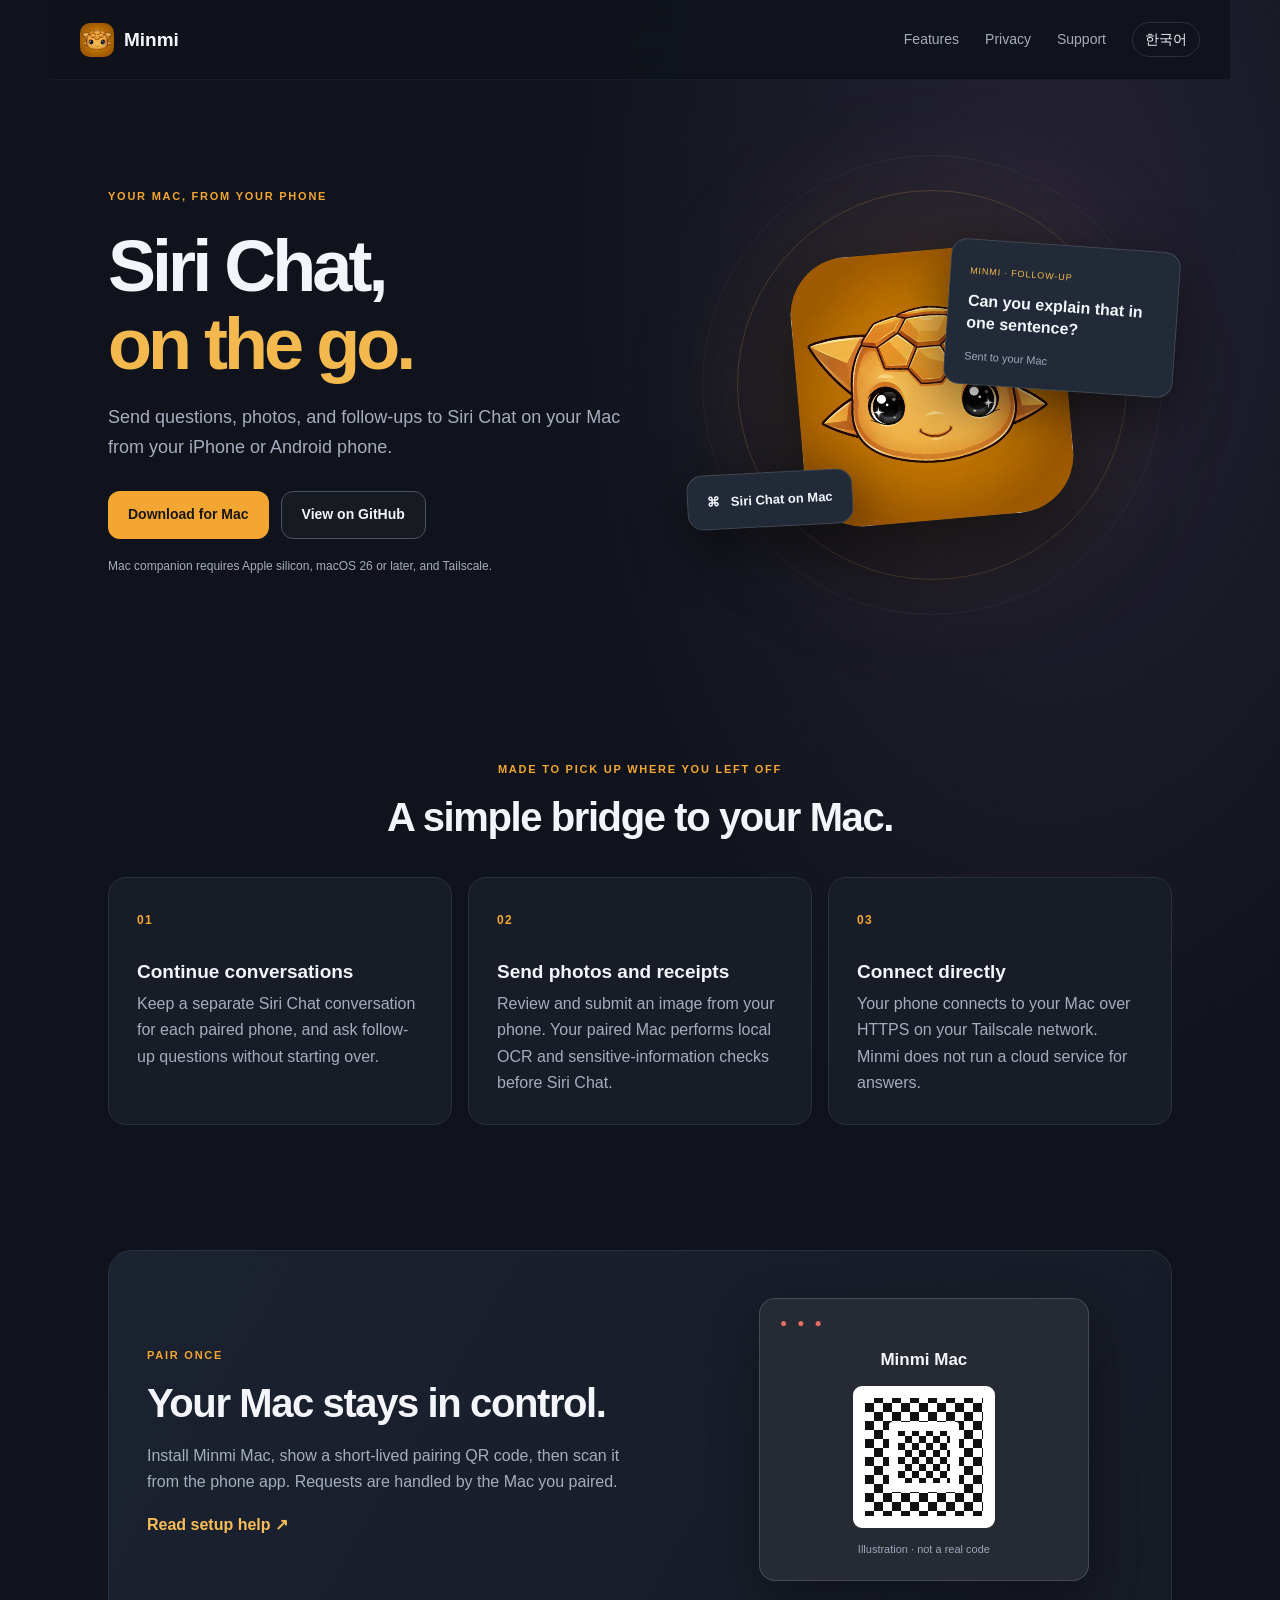
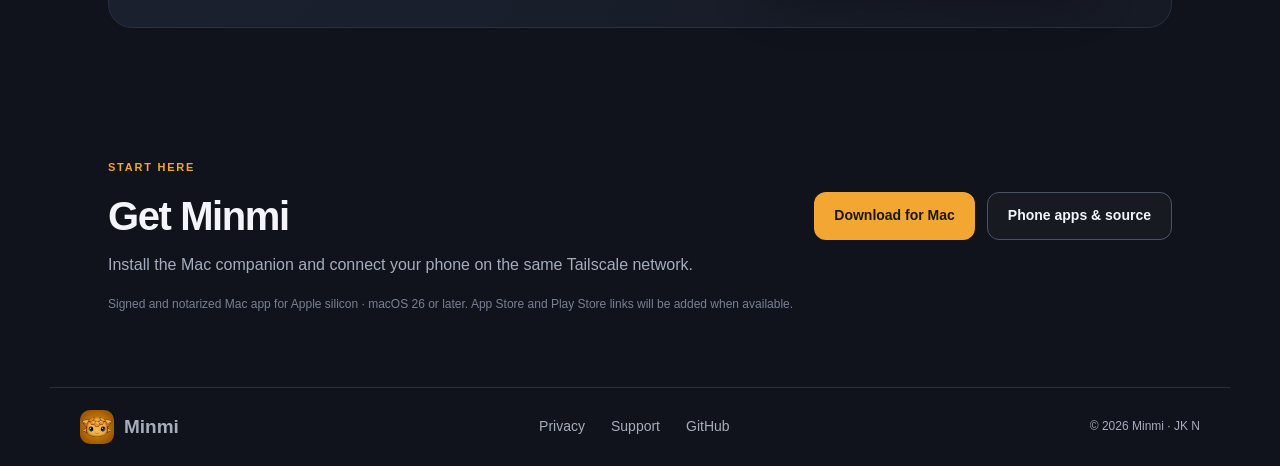
<file: index.html>
<!doctype html>
<html lang="en">
<head>
  <meta charset="utf-8">
  <meta name="viewport" content="width=device-width, initial-scale=1">
  <meta name="description" content="Minmi brings Siri Chat on your Mac to your iPhone and Android phone, with private pairing and conversation history.">
  <meta name="theme-color" content="#10131b">
  <link rel="icon" href="/assets/minmi-icon.png">
  <link rel="canonical" href="https://minmiai.github.io/">
  <link rel="alternate" hreflang="en" href="https://minmiai.github.io/">
  <link rel="alternate" hreflang="ko" href="https://minmiai.github.io/ko/">
  <link rel="stylesheet" href="/style.css">
  <title>Minmi — Siri Chat from your phone</title>
</head>
<body>
  <header class="topbar"><a class="brand" href="/"><img src="/assets/minmi-icon.png" alt=""><span>Minmi</span></a><nav><a href="#features">Features</a><a href="/privacy/">Privacy</a><a href="/support/">Support</a><a class="language" href="/ko/">한국어</a></nav></header>
  <main>
    <section class="hero">
      <div class="hero-copy"><span class="eyebrow">YOUR MAC, FROM YOUR PHONE</span><h1>Siri Chat,<br><em>on the go.</em></h1><p>Send questions, photos, and follow-ups to Siri Chat on your Mac from your iPhone or Android phone.</p><div class="actions"><a class="button primary" href="https://github.com/minmiai/minmi-mac/releases/latest/download/Minmi-Mac-0.1.1-arm64.dmg">Download for Mac</a><a class="button secondary" href="https://github.com/Joonk72/Minmi">View on GitHub</a></div><p class="requirements">Mac companion requires Apple silicon, macOS 26 or later, and Tailscale.</p></div>
      <div class="hero-art"><span class="orbit orbit-one"></span><span class="orbit orbit-two"></span><div class="app-icon"><img src="/assets/minmi-icon.png" alt="Minmi app icon"></div><div class="chat-card"><small>MINMI · FOLLOW-UP</small><p>Can you explain that in one sentence?</p><span>Sent to your Mac</span></div><div class="device-card">⌘ &nbsp; Siri Chat on Mac</div></div></section>
    <section class="features" id="features"><div class="section-heading"><span class="eyebrow">MADE TO PICK UP WHERE YOU LEFT OFF</span><h2>A simple bridge to your Mac.</h2></div><div class="feature-grid"><article><b>01</b><h3>Continue conversations</h3><p>Keep a separate Siri Chat conversation for each paired phone, and ask follow-up questions without starting over.</p></article><article><b>02</b><h3>Send photos and receipts</h3><p>Review and submit an image from your phone. Your paired Mac performs local OCR and sensitive-information checks before Siri Chat.</p></article><article><b>03</b><h3>Connect directly</h3><p>Your phone connects to your Mac over HTTPS on your Tailscale network. Minmi does not run a cloud service for answers.</p></article></div></section>
    <section class="pairing"><div><span class="eyebrow">PAIR ONCE</span><h2>Your Mac stays in control.</h2><p>Install Minmi Mac, show a short-lived pairing QR code, then scan it from the phone app. Requests are handled by the Mac you paired.</p><a href="/support/">Read setup help <span aria-hidden="true">↗</span></a></div><div class="pairing-visual"><div class="pair-window"><span>● &nbsp; ● &nbsp; ●</span><b>Minmi Mac</b><div class="qr-graphic" aria-hidden="true"></div><small>Illustration · not a real code</small></div></div></section>
    <section class="download"><div><span class="eyebrow">START HERE</span><h2>Get Minmi</h2><p>Install the Mac companion and connect your phone on the same Tailscale network.</p></div><div class="download-links"><a class="button primary" href="https://github.com/minmiai/minmi-mac/releases/latest/download/Minmi-Mac-0.1.1-arm64.dmg">Download for Mac</a><a class="button secondary" href="https://github.com/Joonk72/Minmi">Phone apps &amp; source</a></div><small>Signed and notarized Mac app for Apple silicon · macOS 26 or later. App Store and Play Store links will be added when available.</small></section>
  </main>
  <footer><a class="brand" href="/"><img src="/assets/minmi-icon.png" alt=""><span>Minmi</span></a><div><a href="/privacy/">Privacy</a><a href="/support/">Support</a><a href="https://github.com/Joonk72/Minmi">GitHub</a></div><small>© 2026 Minmi · JK N</small></footer>
</body>
</html>
</file>
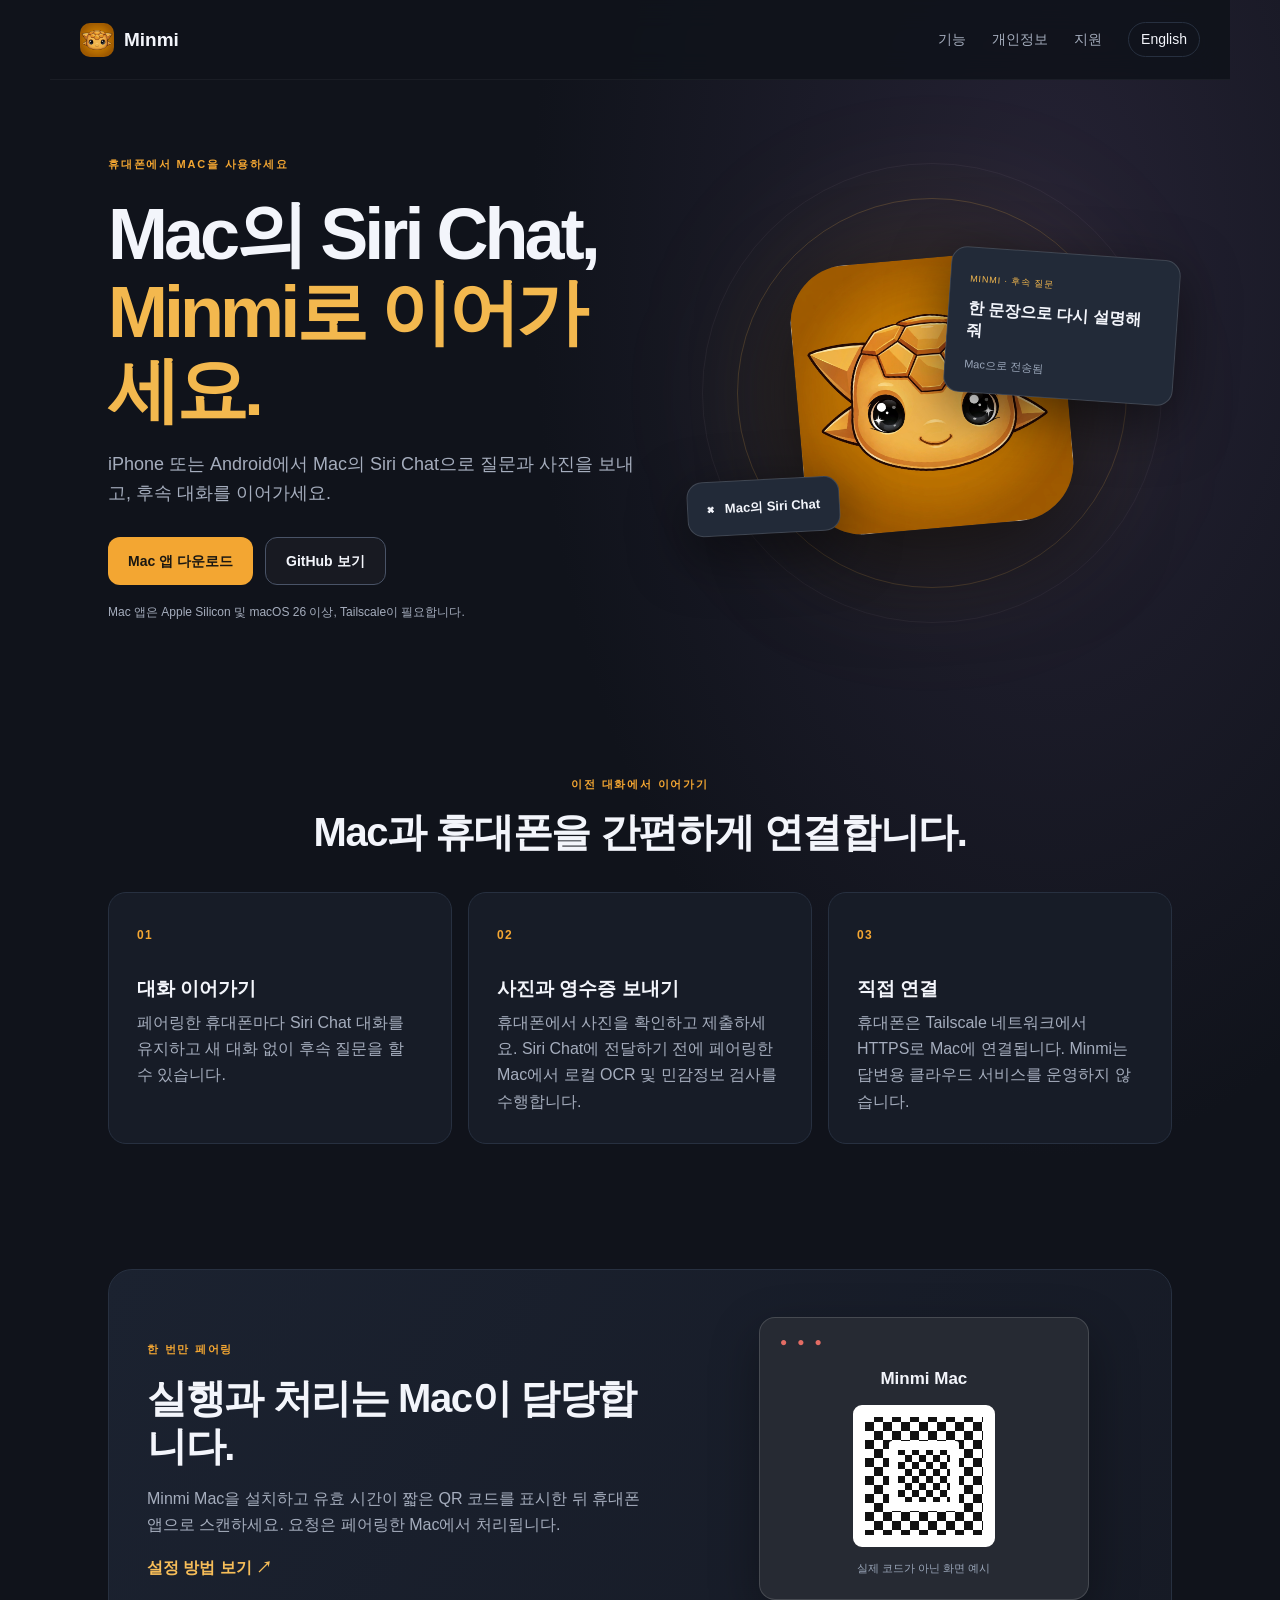
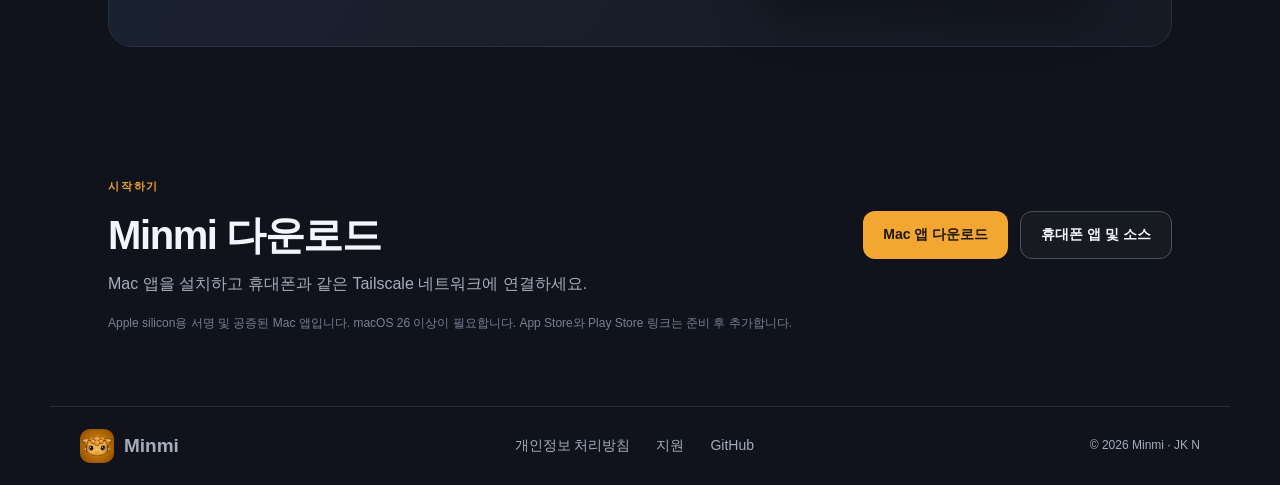
<file: ko/index.html>
<!doctype html>
<html lang="ko">
<head>
  <meta charset="utf-8"><meta name="viewport" content="width=device-width, initial-scale=1"><meta name="description" content="iPhone 또는 Android에서 Mac의 Siri Chat에 질문하고 대화를 이어가세요."><meta name="theme-color" content="#10131b"><link rel="icon" href="/assets/minmi-icon.png"><link rel="canonical" href="https://minmiai.github.io/ko/"><link rel="alternate" hreflang="en" href="https://minmiai.github.io/"><link rel="alternate" hreflang="ko" href="https://minmiai.github.io/ko/"><link rel="stylesheet" href="/style.css"><title>Minmi — 휴대폰에서 Mac Siri Chat 사용</title>
</head>
<body>
  <header class="topbar"><a class="brand" href="/ko/"><img src="/assets/minmi-icon.png" alt=""><span>Minmi</span></a><nav><a href="#features">기능</a><a href="/privacy/">개인정보</a><a href="/support/">지원</a><a class="language" href="/">English</a></nav></header>
  <main>
    <section class="hero"><div class="hero-copy"><span class="eyebrow">휴대폰에서 Mac을 사용하세요</span><h1>Mac의 Siri Chat,<br><em>Minmi로 이어가세요.</em></h1><p>iPhone 또는 Android에서 Mac의 Siri Chat으로 질문과 사진을 보내고, 후속 대화를 이어가세요.</p><div class="actions"><a class="button primary" href="https://github.com/minmiai/minmi-mac/releases/latest/download/Minmi-Mac-0.1.1-arm64.dmg">Mac 앱 다운로드</a><a class="button secondary" href="https://github.com/Joonk72/Minmi">GitHub 보기</a></div><p class="requirements">Mac 앱은 Apple Silicon 및 macOS 26 이상, Tailscale이 필요합니다.</p></div><div class="hero-art"><span class="orbit orbit-one"></span><span class="orbit orbit-two"></span><div class="app-icon"><img src="/assets/minmi-icon.png" alt="Minmi 앱 아이콘"></div><div class="chat-card"><small>MINMI · 후속 질문</small><p>한 문장으로 다시 설명해 줘</p><span>Mac으로 전송됨</span></div><div class="device-card">⌘ &nbsp; Mac의 Siri Chat</div></div></section>
    <section class="features" id="features"><div class="section-heading"><span class="eyebrow">이전 대화에서 이어가기</span><h2>Mac과 휴대폰을 간편하게 연결합니다.</h2></div><div class="feature-grid"><article><b>01</b><h3>대화 이어가기</h3><p>페어링한 휴대폰마다 Siri Chat 대화를 유지하고 새 대화 없이 후속 질문을 할 수 있습니다.</p></article><article><b>02</b><h3>사진과 영수증 보내기</h3><p>휴대폰에서 사진을 확인하고 제출하세요. Siri Chat에 전달하기 전에 페어링한 Mac에서 로컬 OCR 및 민감정보 검사를 수행합니다.</p></article><article><b>03</b><h3>직접 연결</h3><p>휴대폰은 Tailscale 네트워크에서 HTTPS로 Mac에 연결됩니다. Minmi는 답변용 클라우드 서비스를 운영하지 않습니다.</p></article></div></section>
    <section class="pairing"><div><span class="eyebrow">한 번만 페어링</span><h2>실행과 처리는 Mac이 담당합니다.</h2><p>Minmi Mac을 설치하고 유효 시간이 짧은 QR 코드를 표시한 뒤 휴대폰 앱으로 스캔하세요. 요청은 페어링한 Mac에서 처리됩니다.</p><a href="/support/">설정 방법 보기 <span aria-hidden="true">↗</span></a></div><div class="pairing-visual"><div class="pair-window"><span>● &nbsp; ● &nbsp; ●</span><b>Minmi Mac</b><div class="qr-graphic" aria-hidden="true"></div><small>실제 코드가 아닌 화면 예시</small></div></div></section>
    <section class="download"><div><span class="eyebrow">시작하기</span><h2>Minmi 다운로드</h2><p>Mac 앱을 설치하고 휴대폰과 같은 Tailscale 네트워크에 연결하세요.</p></div><div class="download-links"><a class="button primary" href="https://github.com/minmiai/minmi-mac/releases/latest/download/Minmi-Mac-0.1.1-arm64.dmg">Mac 앱 다운로드</a><a class="button secondary" href="https://github.com/Joonk72/Minmi">휴대폰 앱 및 소스</a></div><small>Apple silicon용 서명 및 공증된 Mac 앱입니다. macOS 26 이상이 필요합니다. App Store와 Play Store 링크는 준비 후 추가합니다.</small></section>
  </main>
  <footer><a class="brand" href="/ko/"><img src="/assets/minmi-icon.png" alt=""><span>Minmi</span></a><div><a href="/privacy/">개인정보 처리방침</a><a href="/support/">지원</a><a href="https://github.com/Joonk72/Minmi">GitHub</a></div><small>© 2026 Minmi · JK N</small></footer>
</body>
</html>
</file>
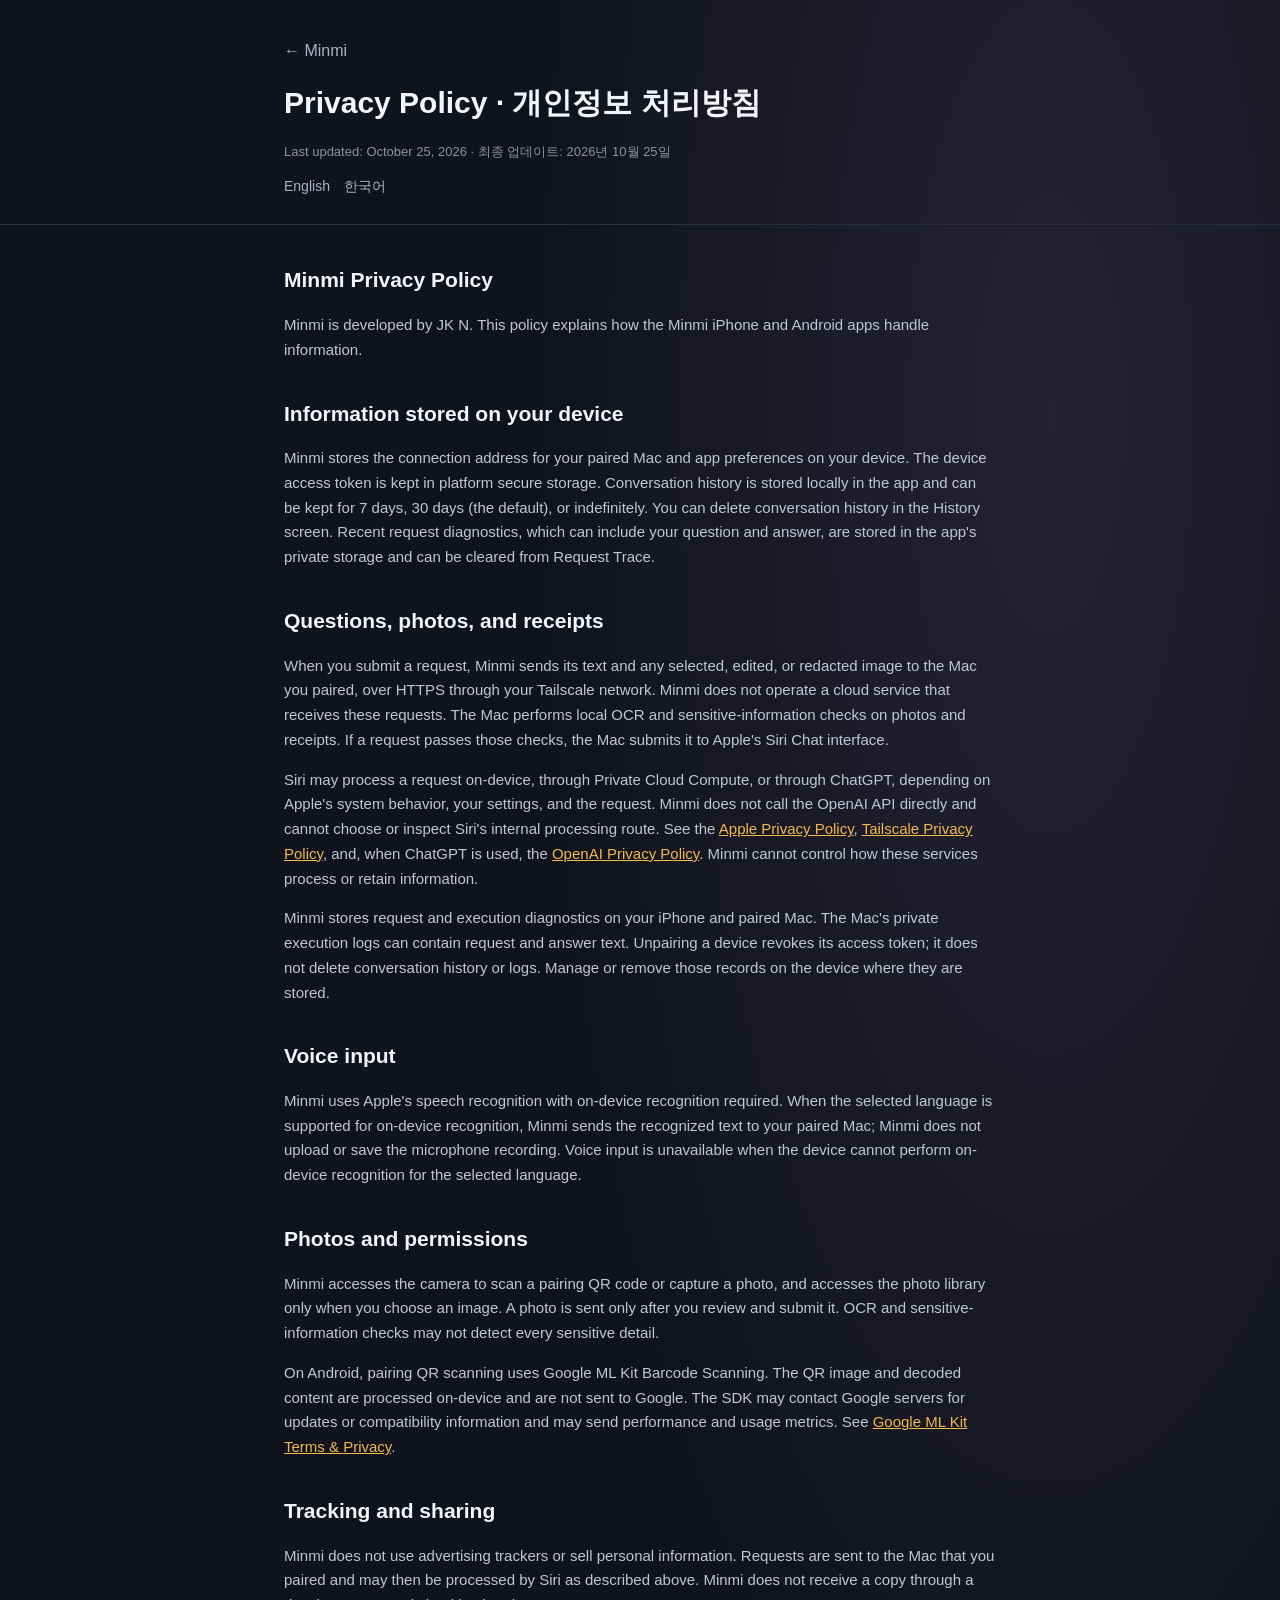
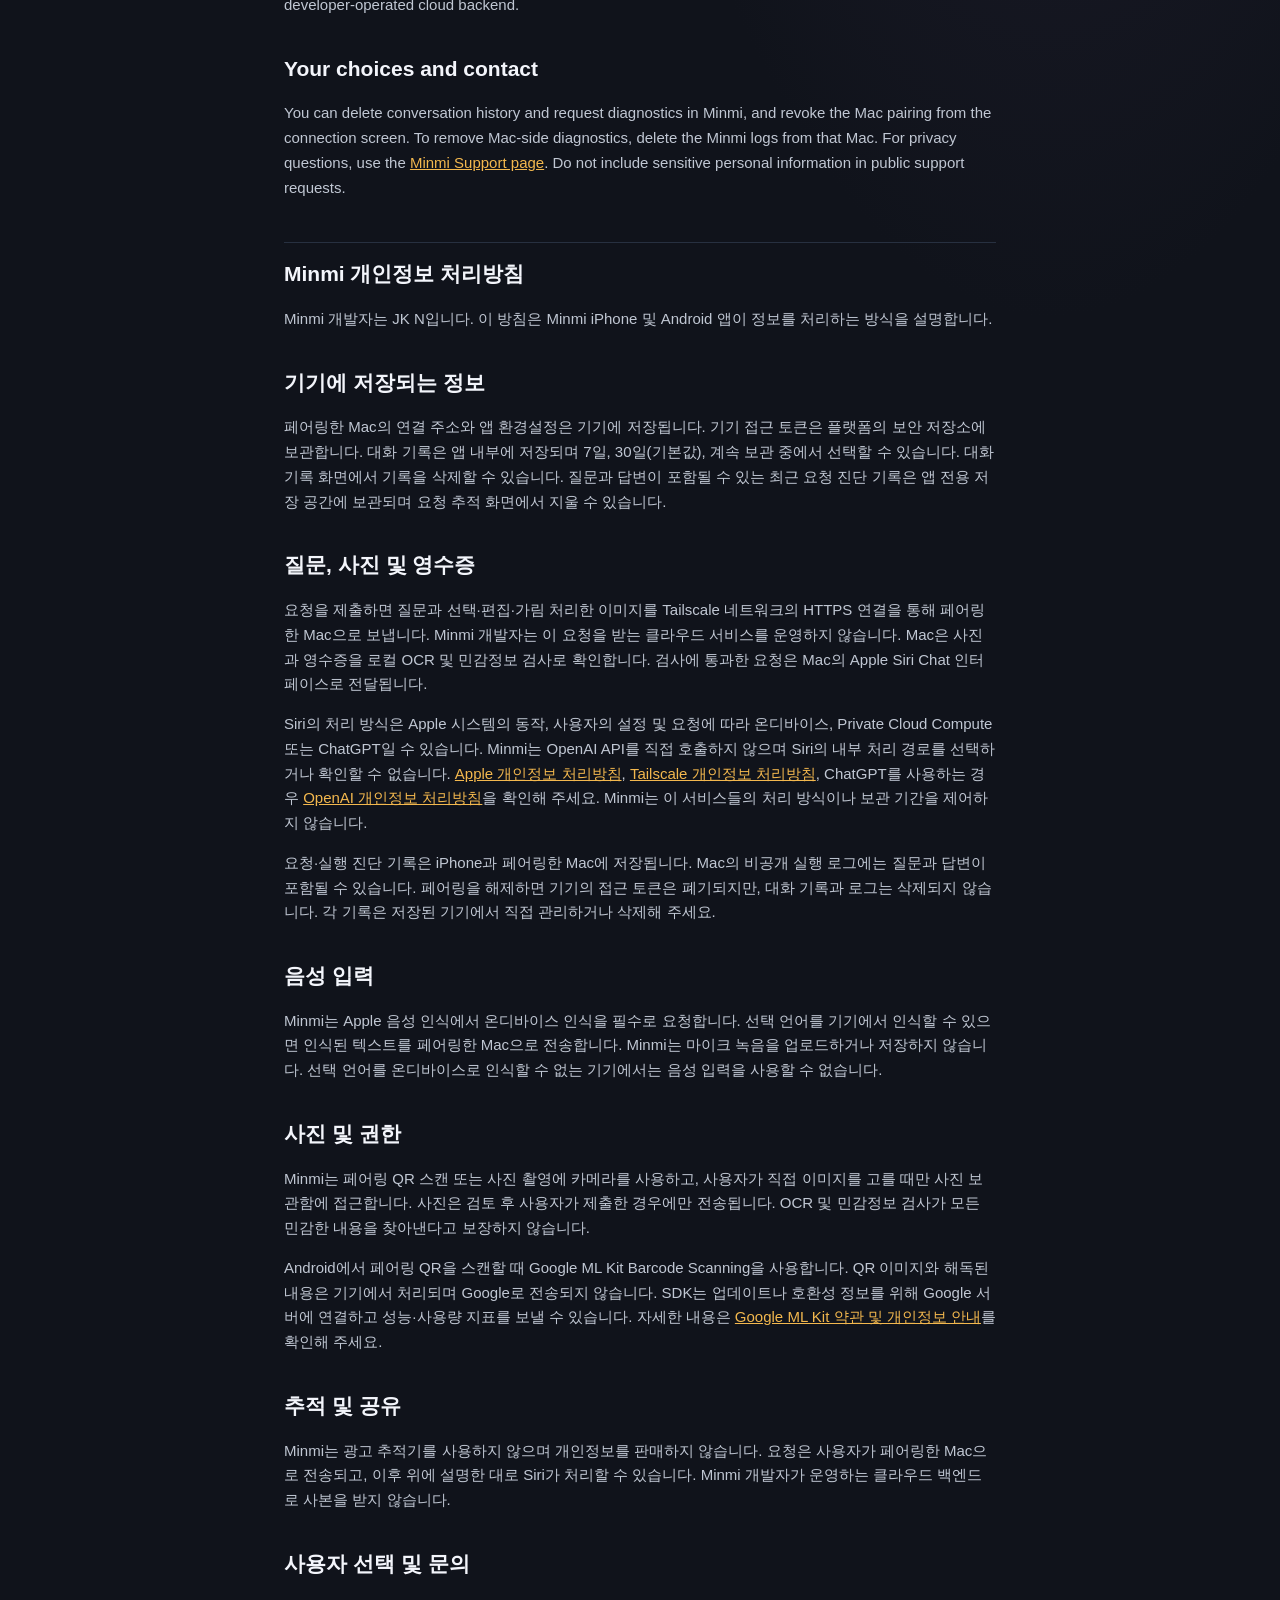
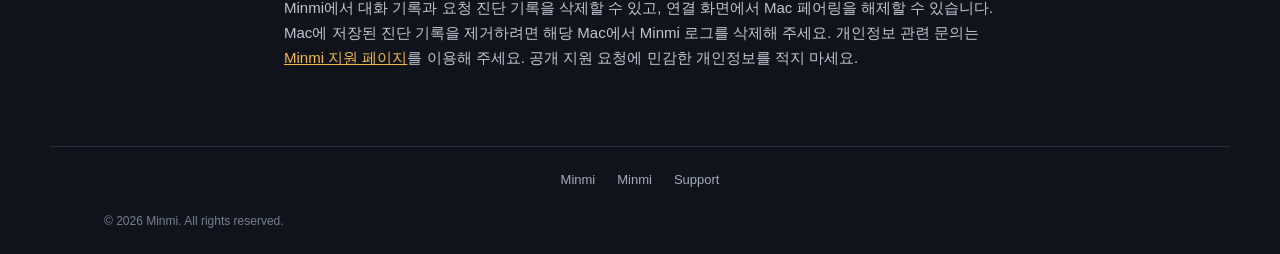
<file: privacy/index.html>
<!DOCTYPE html>
<html lang="en">
<head>
    <meta charset="UTF-8">
    <meta name="viewport" content="width=device-width, initial-scale=1.0">
    <meta name="description" content="Minmi privacy policy in English and Korean.">
    <title>Privacy Policy - Minmi</title>
    <link rel="stylesheet" href="/style.css">
</head>
<body>
    <header>
        <div class="container">
            <a href="/">&larr; Minmi</a>
            <h1>Privacy Policy · 개인정보 처리방침</h1>
            <p class="updated">Last updated: October 25, 2026 · 최종 업데이트: 2026년 10월 25일</p>
            <nav class="language-links" aria-label="Language">
                <a href="#english">English</a>
                <a href="#korean">한국어</a>
            </nav>
        </div>
    </header>

    <main class="container">
        <section id="english" class="policy-language" lang="en">
            <h2>Minmi Privacy Policy</h2>
            <p>Minmi is developed by JK N. This policy explains how the Minmi iPhone and Android apps handle information.</p>

            <h2>Information stored on your device</h2>
            <p>Minmi stores the connection address for your paired Mac and app preferences on your device. The device access token is kept in platform secure storage. Conversation history is stored locally in the app and can be kept for 7 days, 30 days (the default), or indefinitely. You can delete conversation history in the History screen. Recent request diagnostics, which can include your question and answer, are stored in the app's private storage and can be cleared from Request Trace.</p>

            <h2>Questions, photos, and receipts</h2>
            <p>When you submit a request, Minmi sends its text and any selected, edited, or redacted image to the Mac you paired, over HTTPS through your Tailscale network. Minmi does not operate a cloud service that receives these requests. The Mac performs local OCR and sensitive-information checks on photos and receipts. If a request passes those checks, the Mac submits it to Apple's Siri Chat interface.</p>
            <p>Siri may process a request on-device, through Private Cloud Compute, or through ChatGPT, depending on Apple's system behavior, your settings, and the request. Minmi does not call the OpenAI API directly and cannot choose or inspect Siri's internal processing route. See the <a href="https://www.apple.com/legal/privacy/">Apple Privacy Policy</a>, <a href="https://tailscale.com/legal/privacy-policy">Tailscale Privacy Policy</a>, and, when ChatGPT is used, the <a href="https://openai.com/policies/privacy-policy/">OpenAI Privacy Policy</a>. Minmi cannot control how these services process or retain information.</p>
            <p>Minmi stores request and execution diagnostics on your iPhone and paired Mac. The Mac's private execution logs can contain request and answer text. Unpairing a device revokes its access token; it does not delete conversation history or logs. Manage or remove those records on the device where they are stored.</p>

            <h2>Voice input</h2>
            <p>Minmi uses Apple's speech recognition with on-device recognition required. When the selected language is supported for on-device recognition, Minmi sends the recognized text to your paired Mac; Minmi does not upload or save the microphone recording. Voice input is unavailable when the device cannot perform on-device recognition for the selected language.</p>

            <h2>Photos and permissions</h2>
            <p>Minmi accesses the camera to scan a pairing QR code or capture a photo, and accesses the photo library only when you choose an image. A photo is sent only after you review and submit it. OCR and sensitive-information checks may not detect every sensitive detail.</p>
            <p>On Android, pairing QR scanning uses Google ML Kit Barcode Scanning. The QR image and decoded content are processed on-device and are not sent to Google. The SDK may contact Google servers for updates or compatibility information and may send performance and usage metrics. See <a href="https://developers.google.com/ml-kit/terms">Google ML Kit Terms &amp; Privacy</a>.</p>

            <h2>Tracking and sharing</h2>
            <p>Minmi does not use advertising trackers or sell personal information. Requests are sent to the Mac that you paired and may then be processed by Siri as described above. Minmi does not receive a copy through a developer-operated cloud backend.</p>

            <h2>Your choices and contact</h2>
            <p>You can delete conversation history and request diagnostics in Minmi, and revoke the Mac pairing from the connection screen. To remove Mac-side diagnostics, delete the Minmi logs from that Mac. For privacy questions, use the <a href="/support/">Minmi Support page</a>. Do not include sensitive personal information in public support requests.</p>
        </section>
        <section id="korean" class="policy-language" lang="ko">
            <h2>Minmi 개인정보 처리방침</h2>
            <p>Minmi 개발자는 JK N입니다. 이 방침은 Minmi iPhone 및 Android 앱이 정보를 처리하는 방식을 설명합니다.</p>

            <h2>기기에 저장되는 정보</h2>
            <p>페어링한 Mac의 연결 주소와 앱 환경설정은 기기에 저장됩니다. 기기 접근 토큰은 플랫폼의 보안 저장소에 보관합니다. 대화 기록은 앱 내부에 저장되며 7일, 30일(기본값), 계속 보관 중에서 선택할 수 있습니다. 대화 기록 화면에서 기록을 삭제할 수 있습니다. 질문과 답변이 포함될 수 있는 최근 요청 진단 기록은 앱 전용 저장 공간에 보관되며 요청 추적 화면에서 지울 수 있습니다.</p>

            <h2>질문, 사진 및 영수증</h2>
            <p>요청을 제출하면 질문과 선택·편집·가림 처리한 이미지를 Tailscale 네트워크의 HTTPS 연결을 통해 페어링한 Mac으로 보냅니다. Minmi 개발자는 이 요청을 받는 클라우드 서비스를 운영하지 않습니다. Mac은 사진과 영수증을 로컬 OCR 및 민감정보 검사로 확인합니다. 검사에 통과한 요청은 Mac의 Apple Siri Chat 인터페이스로 전달됩니다.</p>
            <p>Siri의 처리 방식은 Apple 시스템의 동작, 사용자의 설정 및 요청에 따라 온디바이스, Private Cloud Compute 또는 ChatGPT일 수 있습니다. Minmi는 OpenAI API를 직접 호출하지 않으며 Siri의 내부 처리 경로를 선택하거나 확인할 수 없습니다. <a href="https://www.apple.com/legal/privacy/">Apple 개인정보 처리방침</a>, <a href="https://tailscale.com/legal/privacy-policy">Tailscale 개인정보 처리방침</a>, ChatGPT를 사용하는 경우 <a href="https://openai.com/policies/privacy-policy/">OpenAI 개인정보 처리방침</a>을 확인해 주세요. Minmi는 이 서비스들의 처리 방식이나 보관 기간을 제어하지 않습니다.</p>
            <p>요청·실행 진단 기록은 iPhone과 페어링한 Mac에 저장됩니다. Mac의 비공개 실행 로그에는 질문과 답변이 포함될 수 있습니다. 페어링을 해제하면 기기의 접근 토큰은 폐기되지만, 대화 기록과 로그는 삭제되지 않습니다. 각 기록은 저장된 기기에서 직접 관리하거나 삭제해 주세요.</p>

            <h2>음성 입력</h2>
            <p>Minmi는 Apple 음성 인식에서 온디바이스 인식을 필수로 요청합니다. 선택 언어를 기기에서 인식할 수 있으면 인식된 텍스트를 페어링한 Mac으로 전송합니다. Minmi는 마이크 녹음을 업로드하거나 저장하지 않습니다. 선택 언어를 온디바이스로 인식할 수 없는 기기에서는 음성 입력을 사용할 수 없습니다.</p>

            <h2>사진 및 권한</h2>
            <p>Minmi는 페어링 QR 스캔 또는 사진 촬영에 카메라를 사용하고, 사용자가 직접 이미지를 고를 때만 사진 보관함에 접근합니다. 사진은 검토 후 사용자가 제출한 경우에만 전송됩니다. OCR 및 민감정보 검사가 모든 민감한 내용을 찾아낸다고 보장하지 않습니다.</p>
            <p>Android에서 페어링 QR을 스캔할 때 Google ML Kit Barcode Scanning을 사용합니다. QR 이미지와 해독된 내용은 기기에서 처리되며 Google로 전송되지 않습니다. SDK는 업데이트나 호환성 정보를 위해 Google 서버에 연결하고 성능·사용량 지표를 보낼 수 있습니다. 자세한 내용은 <a href="https://developers.google.com/ml-kit/terms">Google ML Kit 약관 및 개인정보 안내</a>를 확인해 주세요.</p>

            <h2>추적 및 공유</h2>
            <p>Minmi는 광고 추적기를 사용하지 않으며 개인정보를 판매하지 않습니다. 요청은 사용자가 페어링한 Mac으로 전송되고, 이후 위에 설명한 대로 Siri가 처리할 수 있습니다. Minmi 개발자가 운영하는 클라우드 백엔드로 사본을 받지 않습니다.</p>

            <h2>사용자 선택 및 문의</h2>
            <p>Minmi에서 대화 기록과 요청 진단 기록을 삭제할 수 있고, 연결 화면에서 Mac 페어링을 해제할 수 있습니다. Mac에 저장된 진단 기록을 제거하려면 해당 Mac에서 Minmi 로그를 삭제해 주세요. 개인정보 관련 문의는 <a href="/support/">Minmi 지원 페이지</a>를 이용해 주세요. 공개 지원 요청에 민감한 개인정보를 적지 마세요.</p>
        </section>

    </main>

    <footer>
        <div class="container">
            <a href="/">Minmi</a>
            <a href="/">Minmi</a>
            <a href="/support/">Support</a>
            <div class="copy">&copy; 2026 Minmi. All rights reserved.</div>
        </div>
    </footer>
</body>
</html>
</file>
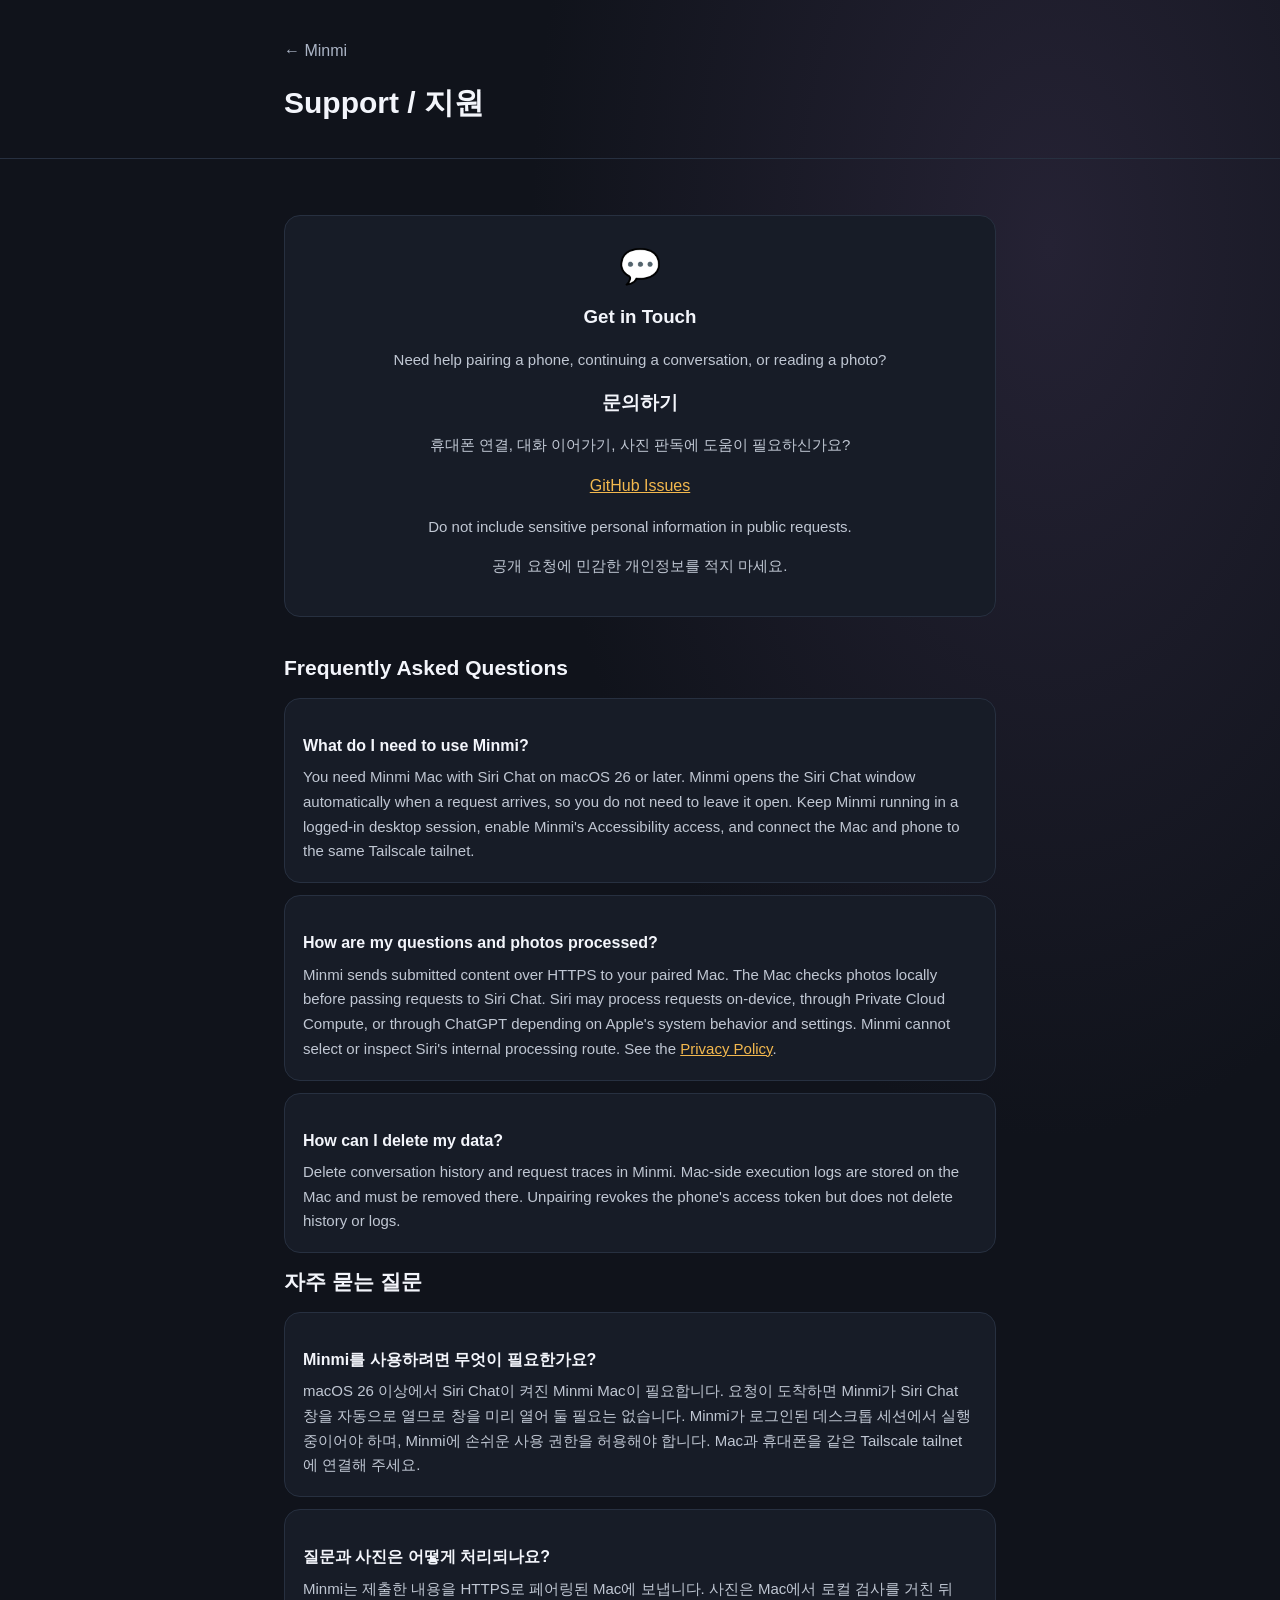
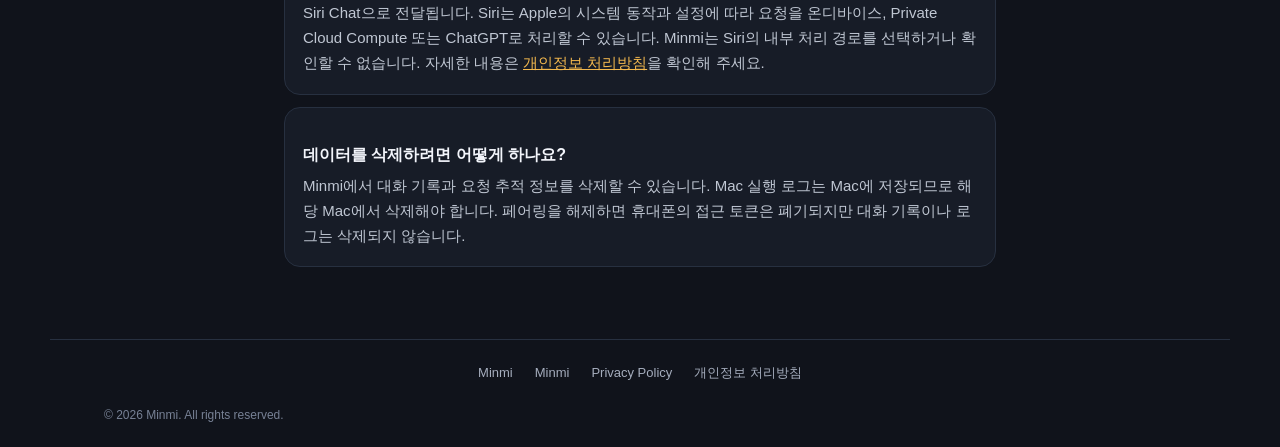
<file: support/index.html>
<!DOCTYPE html>
<html lang="en">
<head>
    <meta charset="UTF-8">
    <meta name="viewport" content="width=device-width, initial-scale=1.0">
    <meta name="description" content="Get help with Minmi for iPhone and Android.">
    <title>Support - Minmi</title>
    <link rel="stylesheet" href="/style.css">
</head>
<body>
    <header>
        <div class="container">
            <a href="/">&larr; Minmi</a>
            <h1>Support / 지원</h1>
        </div>
    </header>

    <main class="container">
        <div class="contact-card">
            <div class="emoji">💬</div>
            <h3>Get in Touch</h3>
            <p>Need help pairing a phone, continuing a conversation, or reading a photo?</p>
            <h3 lang="ko">문의하기</h3>
            <p lang="ko">휴대폰 연결, 대화 이어가기, 사진 판독에 도움이 필요하신가요?</p>
            <a href="https://github.com/Joonk72/Minmi/issues">GitHub Issues</a><p>Do not include sensitive personal information in public requests.</p><p lang="ko">공개 요청에 민감한 개인정보를 적지 마세요.</p>
        </div>

        <section>
            <h2>Frequently Asked Questions</h2>
            <div class="faq-item">
                <h3>What do I need to use Minmi?</h3>
                <p>You need Minmi Mac with Siri Chat on macOS 26 or later. Minmi opens the Siri Chat window automatically when a request arrives, so you do not need to leave it open. Keep Minmi running in a logged-in desktop session, enable Minmi's Accessibility access, and connect the Mac and phone to the same Tailscale tailnet.</p>
            </div>
            <div class="faq-item">
                <h3>How are my questions and photos processed?</h3>
                <p>Minmi sends submitted content over HTTPS to your paired Mac. The Mac checks photos locally before passing requests to Siri Chat. Siri may process requests on-device, through Private Cloud Compute, or through ChatGPT depending on Apple's system behavior and settings. Minmi cannot select or inspect Siri's internal processing route. See the <a href="/privacy/">Privacy Policy</a>.</p>
            </div>
            <div class="faq-item">
                <h3>How can I delete my data?</h3>
                <p>Delete conversation history and request traces in Minmi. Mac-side execution logs are stored on the Mac and must be removed there. Unpairing revokes the phone's access token but does not delete history or logs.</p>
            </div>
        </section>

        <section class="policy-language" lang="ko">
            <h2>자주 묻는 질문</h2>
            <div class="faq-item">
                <h3>Minmi를 사용하려면 무엇이 필요한가요?</h3>
                <p>macOS 26 이상에서 Siri Chat이 켜진 Minmi Mac이 필요합니다. 요청이 도착하면 Minmi가 Siri Chat 창을 자동으로 열므로 창을 미리 열어 둘 필요는 없습니다. Minmi가 로그인된 데스크톱 세션에서 실행 중이어야 하며, Minmi에 손쉬운 사용 권한을 허용해야 합니다. Mac과 휴대폰을 같은 Tailscale tailnet에 연결해 주세요.</p>
            </div>
            <div class="faq-item">
                <h3>질문과 사진은 어떻게 처리되나요?</h3>
                <p>Minmi는 제출한 내용을 HTTPS로 페어링된 Mac에 보냅니다. 사진은 Mac에서 로컬 검사를 거친 뒤 Siri Chat으로 전달됩니다. Siri는 Apple의 시스템 동작과 설정에 따라 요청을 온디바이스, Private Cloud Compute 또는 ChatGPT로 처리할 수 있습니다. Minmi는 Siri의 내부 처리 경로를 선택하거나 확인할 수 없습니다. 자세한 내용은 <a href="/privacy/">개인정보 처리방침</a>을 확인해 주세요.</p>
            </div>
            <div class="faq-item">
                <h3>데이터를 삭제하려면 어떻게 하나요?</h3>
                <p>Minmi에서 대화 기록과 요청 추적 정보를 삭제할 수 있습니다. Mac 실행 로그는 Mac에 저장되므로 해당 Mac에서 삭제해야 합니다. 페어링을 해제하면 휴대폰의 접근 토큰은 폐기되지만 대화 기록이나 로그는 삭제되지 않습니다.</p>
            </div>
        </section>
    </main>

    <footer>
        <div class="container">
            <a href="/">Minmi</a>
            <a href="/">Minmi</a>
            <a href="/privacy/">Privacy Policy</a>
            <a href="/privacy/" lang="ko">개인정보 처리방침</a>
            <div class="copy">&copy; 2026 Minmi. All rights reserved.</div>
        </div>
    </footer>
</body>
</html>
</file>
<file: style.css>
:root{color-scheme:dark;--bg:#10131b;--panel:#171c27;--line:#273040;--text:#f3f5fb;--muted:#a5adbd;--accent:#f3a632;--blue:#6388f5}*{box-sizing:border-box}html{scroll-behavior:smooth}body{margin:0;background:radial-gradient(ellipse at 82% 12%,#252234 0,transparent 35%),var(--bg);color:var(--text);font:16px/1.65 -apple-system,BlinkMacSystemFont,'Segoe UI',sans-serif}a{color:inherit;text-decoration:none}.topbar,footer{max-width:1180px;margin:auto;padding:22px 30px;display:flex;align-items:center;justify-content:space-between}.topbar{position:sticky;top:0;background:#10131be8;backdrop-filter:blur(14px);z-index:5;border-bottom:1px solid #ffffff0c}.brand{display:flex;gap:10px;align-items:center;font:700 19px -apple-system,BlinkMacSystemFont,'Segoe UI',sans-serif}.brand img{width:34px;height:34px;border-radius:10px}.topbar nav,footer div{display:flex;align-items:center;gap:26px;color:var(--muted);font-size:14px}.topbar nav a:hover,footer a:hover{color:var(--text)}.language{border:1px solid var(--line);border-radius:999px;padding:5px 12px;color:var(--text)}main{max-width:1120px;padding:0 28px;margin:auto}.hero{min-height:570px;display:grid;grid-template-columns:1fr .9fr;align-items:center;gap:50px;padding:70px 0 55px}.hero-copy{position:relative;z-index:1}.eyebrow{display:inline-block;color:var(--accent);font-size:11px;font-weight:700;letter-spacing:.16em;text-transform:uppercase}.hero h1{font:800 clamp(42px,6vw,72px)/1.08 -apple-system,BlinkMacSystemFont,'Segoe UI',sans-serif;letter-spacing:-.055em;margin:20px 0}.hero h1 em{font-style:normal;color:#f3b84e}.hero-copy>p{max-width:530px;color:var(--muted);font-size:18px}.actions,.download-links{display:flex;gap:12px;flex-wrap:wrap;margin-top:28px}.button{display:inline-flex;align-items:center;justify-content:center;min-height:48px;padding:0 20px;border-radius:12px;font-weight:700;font-size:14px}.primary{background:var(--accent);color:#1a1711}.primary:hover{filter:brightness(1.08)}.secondary{border:1px solid #495367;background:#ffffff08}.secondary:hover{background:#ffffff12}.requirements{font-size:12px!important;margin-top:18px}.hero-art{height:470px;position:relative;display:grid;place-items:center}.hero-art:before{content:"";position:absolute;width:330px;height:330px;background:#e5a33228;filter:blur(70px);border-radius:50%}.hero-art img{position:relative;z-index:1;max-height:440px;width:auto;max-width:100%;border:1px solid #ffffff22;border-radius:28px;box-shadow:0 35px 100px #0009;transform:rotate(2deg)}.orbit{position:absolute;border:1px solid #f3b84e32;border-radius:50%;width:390px;height:390px}.orbit-two{width:460px;height:460px;border-color:#ffffff0c}.features{padding:80px 0}.section-heading{text-align:center;margin-bottom:36px}.section-heading h2,.pairing h2,.download h2{font:700 clamp(27px,4vw,40px)/1.2 -apple-system,BlinkMacSystemFont,'Segoe UI',sans-serif;letter-spacing:-.035em;margin:12px 0}.feature-grid{display:grid;grid-template-columns:repeat(3,1fr);gap:16px}.feature-grid article{padding:28px;background:var(--panel);border:1px solid var(--line);border-radius:18px}.feature-grid b{color:var(--accent);font-size:12px;letter-spacing:.12em}.feature-grid h3{font:700 19px -apple-system,BlinkMacSystemFont,'Segoe UI',sans-serif;margin:28px 0 8px}.feature-grid p,.pairing p,.download p{color:var(--muted);margin:0}.pairing{margin:45px 0 90px;padding:38px;background:linear-gradient(120deg,#1b2230,#161a25);border:1px solid var(--line);border-radius:24px;display:grid;grid-template-columns:1fr .8fr;align-items:center;gap:45px}.pairing p{max-width:500px;margin:16px 0}.pairing a{color:#f6bd59;font-weight:700}.pairing img{width:100%;max-height:340px;object-fit:contain;border-radius:16px;box-shadow:0 18px 50px #0005}.download{padding:35px 0 72px;display:grid;grid-template-columns:1fr auto;align-items:center;gap:8px 30px}.download-links{margin:0}.download small{grid-column:1/-1;color:#778195;font-size:12px;margin-top:9px}footer{border-top:1px solid var(--line);color:var(--muted);flex-wrap:wrap;gap:16px}footer small{font-size:12px}body[lang="ko"]{}@media(max-width:760px){.topbar,footer{padding:16px 20px}.topbar nav{gap:12px;font-size:12px}.topbar nav a:nth-child(1){display:none}main{padding:0 20px}.hero{grid-template-columns:1fr;gap:0;padding:65px 0 30px;min-height:auto}.hero h1{font-size:clamp(38px,10vw,52px)}.hero-art{height:370px;margin-top:28px}.hero-art img{max-height:350px}.orbit{width:300px;height:300px}.orbit-two{width:350px;height:350px}.features{padding:52px 0}.feature-grid{grid-template-columns:1fr}.feature-grid article{padding:22px}.feature-grid h3{margin-top:17px}.pairing{grid-template-columns:1fr;padding:25px;margin:20px 0 55px;gap:25px}.pairing img{max-height:280px}.download{grid-template-columns:1fr;padding-bottom:50px}.download-links{margin-top:8px}.download small{grid-column:auto}footer div{gap:14px;flex-wrap:wrap}footer{align-items:flex-start}}
.app-icon{position:relative;z-index:1;width:min(270px,65vw);aspect-ratio:1;border-radius:58px;overflow:hidden;box-shadow:0 30px 90px #0009;transform:rotate(-5deg)}.app-icon img{width:100%;height:100%;object-fit:cover}.chat-card,.device-card{position:absolute;z-index:2;background:#222a38;border:1px solid #ffffff23;box-shadow:0 18px 55px #0008;border-radius:16px;padding:16px 19px}.chat-card{right:-5px;top:95px;width:230px;transform:rotate(4deg)}.chat-card small{color:#f3b84e;font-size:9px;letter-spacing:.1em}.chat-card p{font-weight:600;line-height:1.35;margin:8px 0}.chat-card span,.pair-window small{font-size:11px;color:#9ba7ba}.device-card{left:-5px;bottom:93px;font-size:13px;font-weight:600;transform:rotate(-3deg)}.pairing-visual{display:grid;place-items:center;min-height:300px}.pair-window{width:min(330px,100%);padding:15px 20px 22px;border-radius:16px;background:#262a33;border:1px solid #ffffff26;display:flex;flex-direction:column;align-items:center;gap:12px;box-shadow:0 18px 50px #0005}.pair-window>span{align-self:flex-start;color:#e36c64;font-size:12px}.pair-window b{font-size:17px}.qr-graphic{width:142px;height:142px;border:12px solid white;border-radius:9px;background:repeating-conic-gradient(#111 0 25%,#fff 0 50%) 0/18px 18px;position:relative}.qr-graphic:after{content:"";position:absolute;inset:24px;background:repeating-conic-gradient(#111 0 25%,#fff 0 50%) 0/14px 14px;border:9px solid white;border-radius:3px}@media(max-width:760px){.app-icon{width:220px;border-radius:48px}.chat-card{right:-4px;top:78px;width:195px}.device-card{left:0;bottom:60px}.pairing-visual{min-height:250px}}
.hero-art .app-icon img{max-height:none;width:100%;max-width:none;height:100%;border:0;border-radius:0;box-shadow:none;transform:none}
.container{max-width:760px;margin:0 auto;padding:0 24px;width:100%}header:not(.topbar){padding:38px 0 26px;border-bottom:1px solid var(--line)}header:not(.topbar) a{color:#abb4c5}header:not(.topbar) h1{font-size:30px;margin:14px 0 4px}header .updated{font-size:13px;color:#8993a4}main.container{padding-top:38px;padding-bottom:60px}main.container h2{font-size:21px;margin:34px 0 12px}main.container p,main.container li{color:#c0c7d3;font-size:15px}main.container a{color:#f3b84e;text-decoration:underline}main.container ul{padding-left:24px}.policy-language+.policy-language{border-top:1px solid var(--line);margin-top:42px;padding-top:14px}.policy-language h2{margin-top:30px}.policy-language h2:first-child{margin-top:0}.language-links{display:flex;gap:14px;margin-top:12px;font-size:14px}.contact-card,.faq-item{background:var(--panel);border:1px solid var(--line);border-radius:16px;padding:22px;margin:18px 0}.contact-card{text-align:center}.contact-card .emoji{font-size:34px;margin-bottom:8px}.contact-card h3{margin:8px 0}.faq-item{padding:18px;margin:12px 0}.faq-item h3{font-size:16px;margin-bottom:6px}.faq-item p{margin:0}footer .container{max-width:1120px;display:flex;align-items:center;justify-content:center;gap:22px;flex-wrap:wrap;color:var(--muted);font-size:13px}footer .container a{color:var(--muted)}footer .copy{width:100%;text-align:center;color:#778195;font-size:12px}
@media(max-width:760px){header:not(.topbar){padding:28px 0 22px}main.container{padding-top:28px}.container{padding:0 20px}}
</file>
